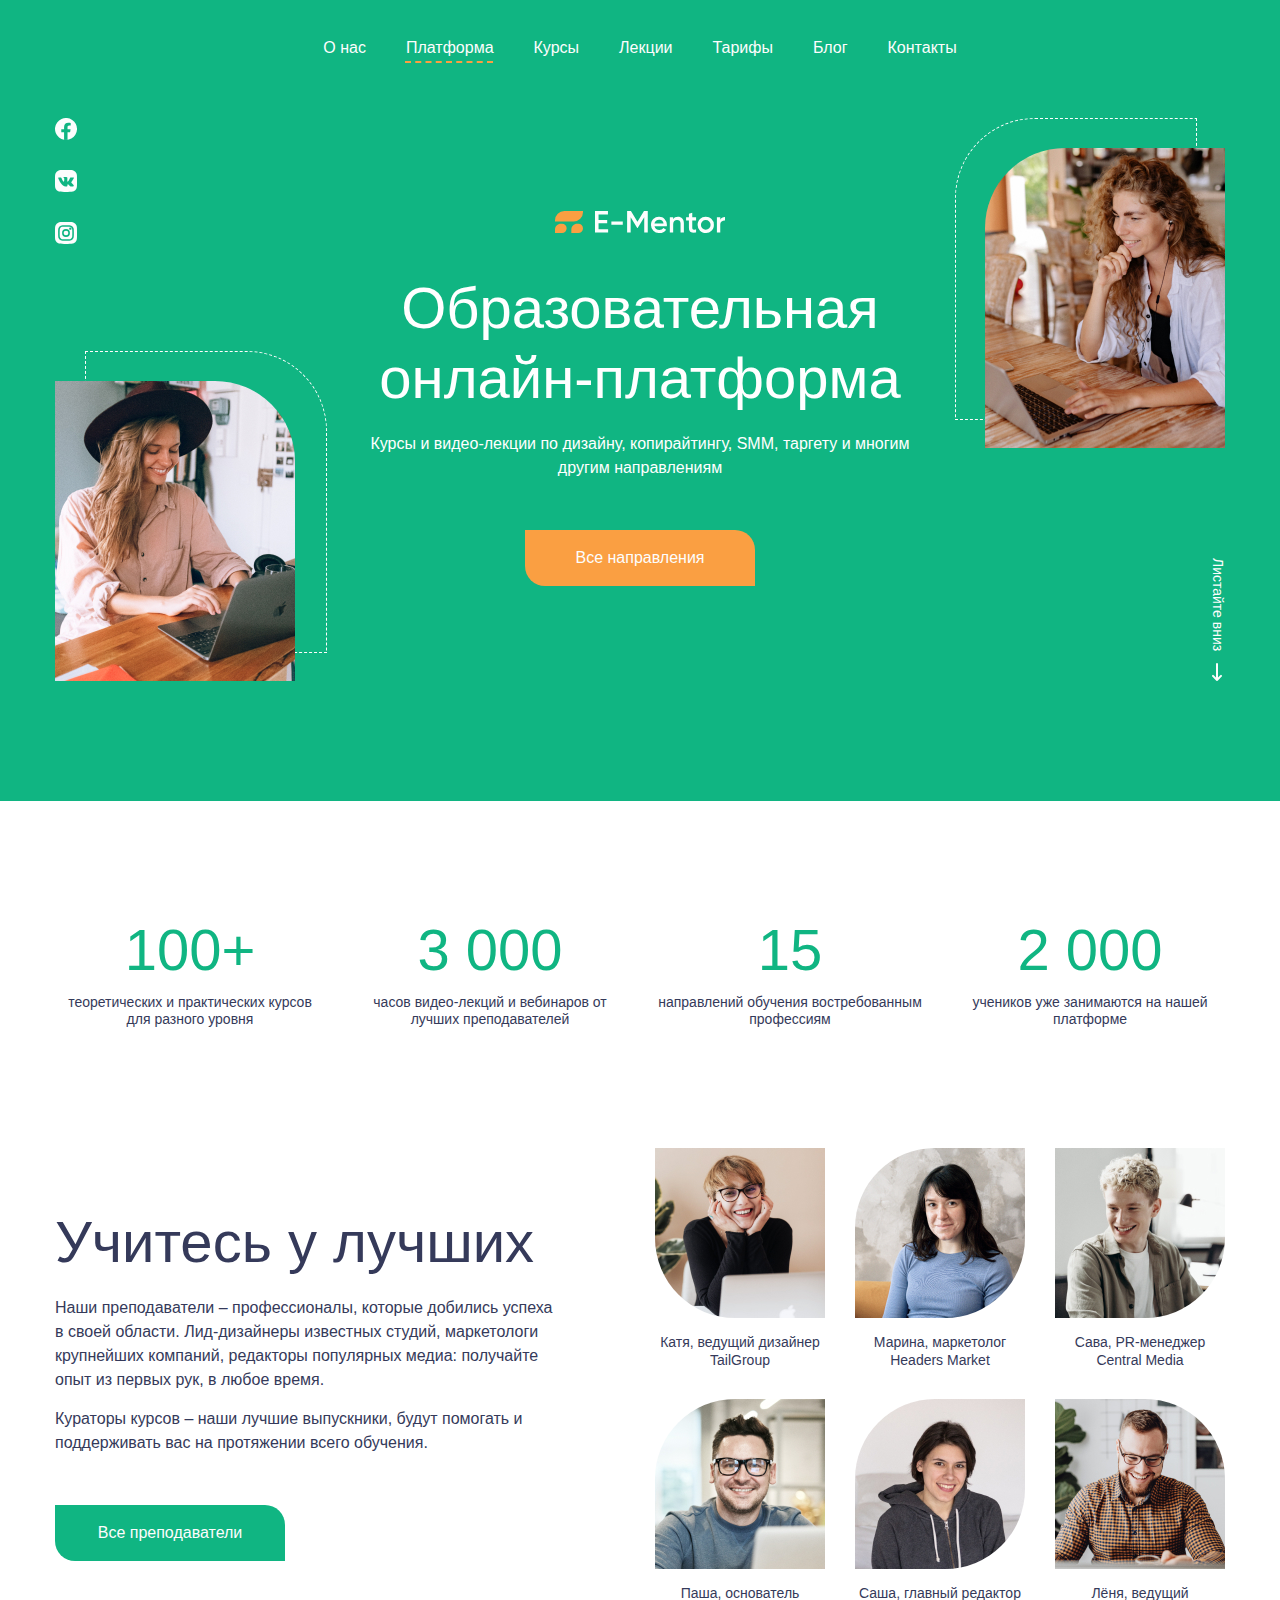
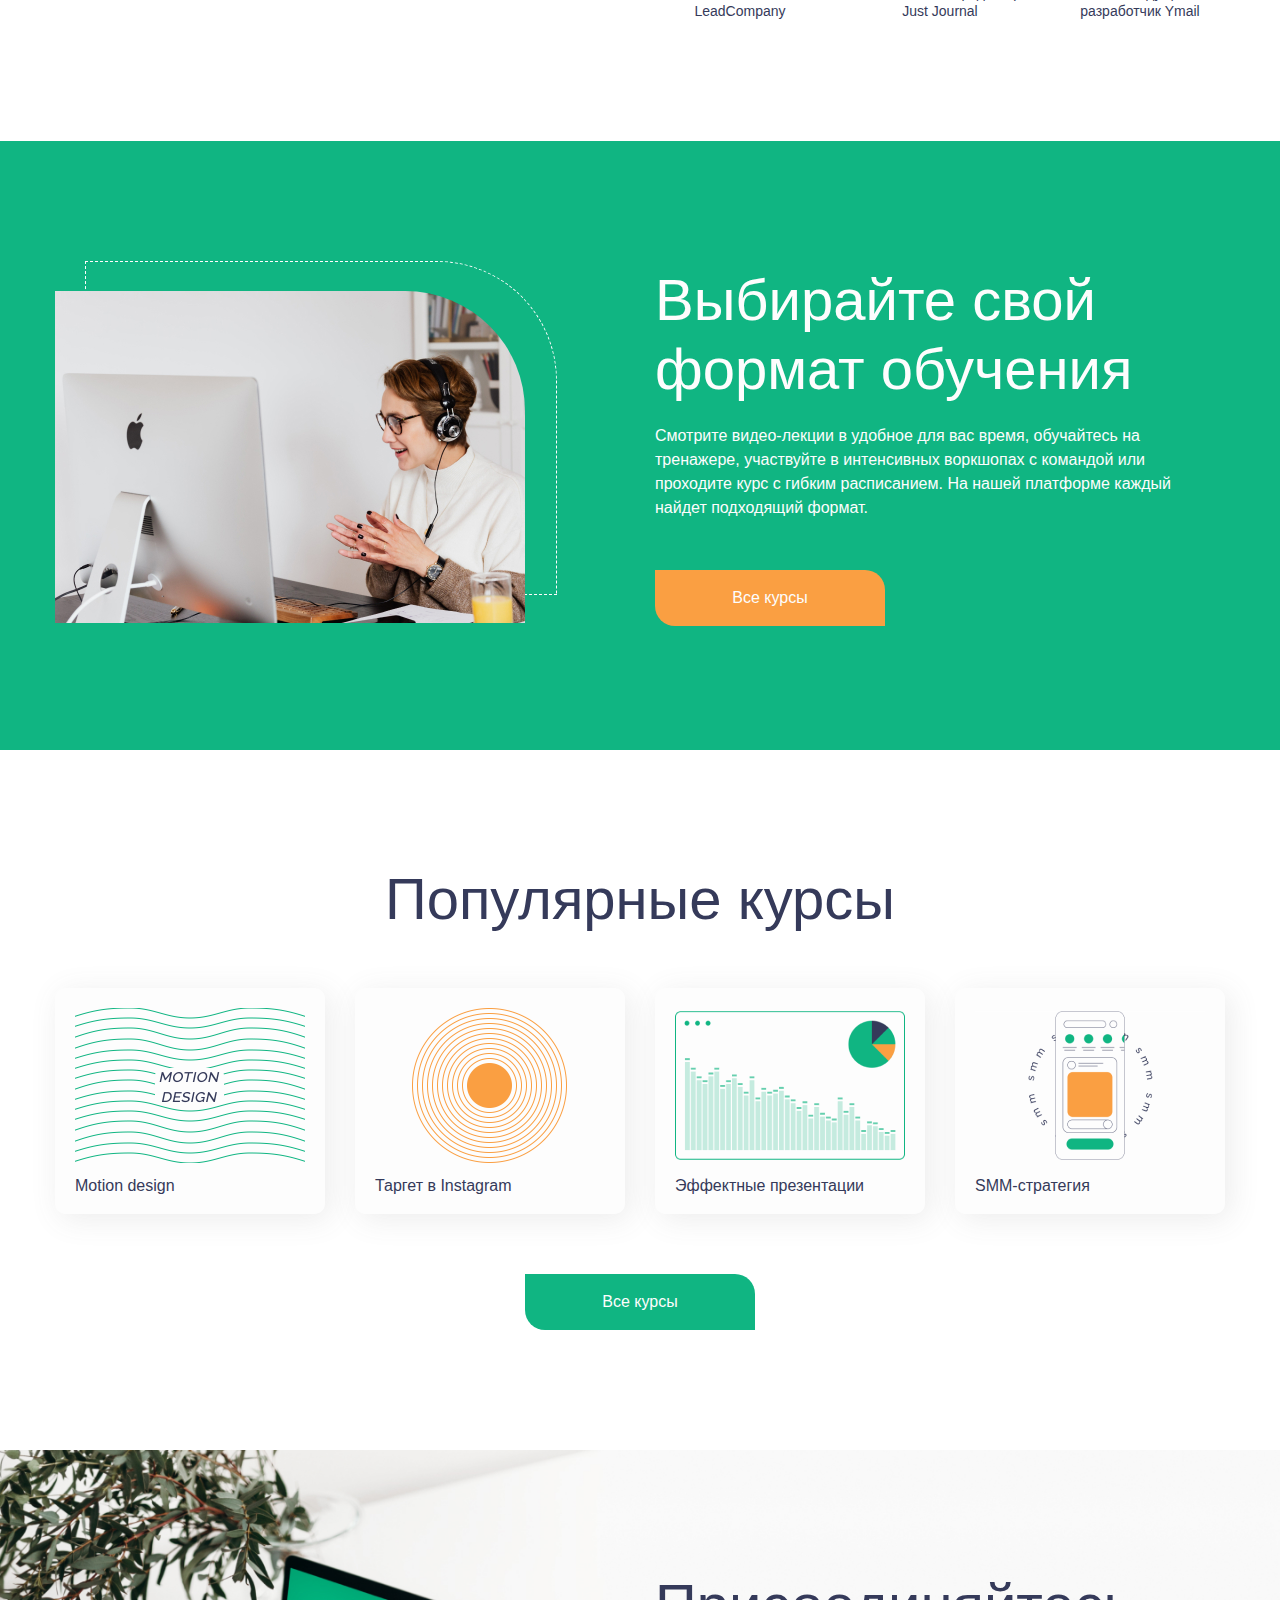
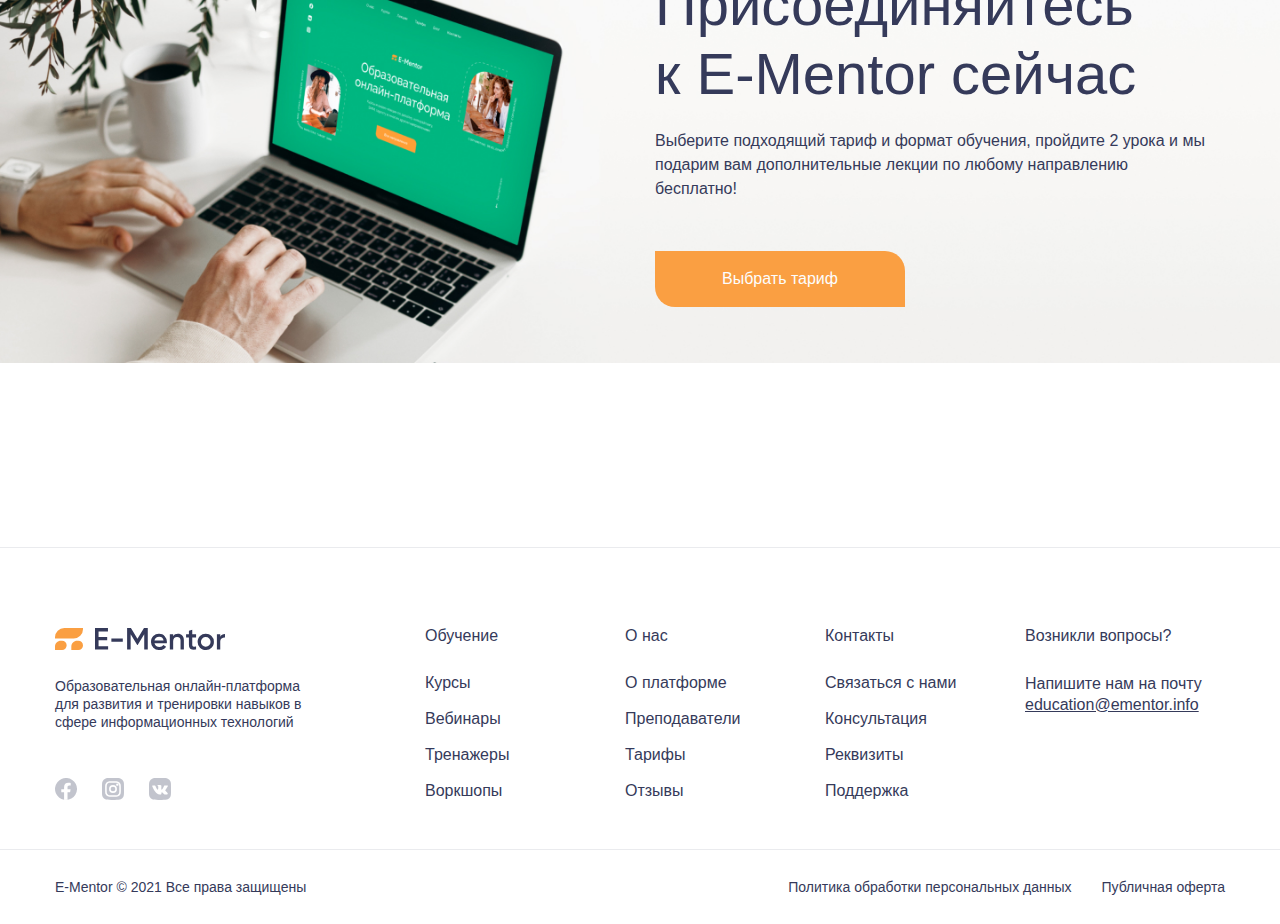
<file: index.html>
<!DOCTYPE html>
<html lang="en">

<head>
    <meta charset="UTF-8">
    <meta http-equiv="X-UA-Compatible" content="IE=edge">
    <meta name="viewport" content="width=device-width, initial-scale=1.0">
    <link rel="stylesheet" href="css/style.css">
    <title>E-mentor</title>
</head>

<body class="page">
    <header class="page__header page-header">
        <nav class="page__nav main-navigation main-navigation--vertical">
            <a class="main-navigation__logo logo logo--white">
                <svg class="logo__img" viewbox="0 0 170 22" xmlns="http://www.w3.org/2000/svg">
                    <path
                        d="M43.55 12.37v5.83h9.57v3.4H40V0h12.96v3.4h-9.41V9h8.64v3.36h-8.64zm24.24 1.45H56.37v-3.2h11.42v3.2zM88.98 0h3.8v21.6h-3.55V6.2l-6.57 10.86h-.44L75.65 6.17V21.6H72.1V0h3.83l6.5 10.8L88.99 0zm22.8 15.3H99.49c.25 1.16.8 2.05 1.67 2.69.89.64 1.98.96 3.27.96 1.75 0 3.08-.64 3.98-1.92l2.75 1.6c-1.5 2.25-3.75 3.37-6.76 3.37a8.35 8.35 0 01-6.08-2.28 7.9 7.9 0 01-2.31-5.83c0-2.29.76-4.21 2.28-5.77a7.77 7.77 0 015.86-2.35c2.25 0 4.1.8 5.56 2.38a8.2 8.2 0 012.2 5.77c0 .4-.05.87-.13 1.38zm-12.32-2.7h9.08a4.3 4.3 0 00-4.41-3.8c-1.24 0-2.27.34-3.1 1.02a4.6 4.6 0 00-1.57 2.78zm23.49-6.83c1.8 0 3.22.58 4.3 1.73 1.08 1.13 1.63 2.67 1.63 4.63v9.47h-3.34v-9.13c0-1.16-.3-2.04-.92-2.66a3.42 3.42 0 00-2.53-.92 3.7 3.7 0 00-2.87 1.14c-.7.74-1.05 1.84-1.05 3.3v8.27h-3.34V6.17h3.34v1.98c1.03-1.59 2.62-2.38 4.78-2.38zm18.13.4v3.21h-3.83v7.4c0 .64.14 1.1.43 1.4.29.26.71.42 1.27.46.57.02 1.28 0 2.13-.03v2.99c-2.55.3-4.39.1-5.5-.65-1.1-.76-1.66-2.15-1.66-4.16V9.38h-2.84v-3.2h2.84V2.83l3.33-.99v4.32h3.83zm15.44 13.49a7.85 7.85 0 01-5.77 2.34c-2.28 0-4.2-.78-5.77-2.34a7.86 7.86 0 01-2.38-5.78c0-2.26.8-4.18 2.38-5.76a7.85 7.85 0 015.77-2.35c2.28 0 4.2.78 5.77 2.35a7.86 7.86 0 012.38 5.77c0 2.26-.8 4.18-2.38 5.77zm-10.58-5.78a4.73 4.73 0 004.81 4.88 4.73 4.73 0 004.81-4.88 4.73 4.73 0 00-4.8-4.87 4.73 4.73 0 00-4.81 4.88zm19.31-7.71v2.6c.84-1.92 2.43-2.88 4.75-2.88V9.5a4.96 4.96 0 00-3.33.93c-.95.68-1.42 1.8-1.42 3.4v7.77h-3.34V6.17h3.34z" />
                    <path
                        d="M0 9.26A9.3 9.3 0 019.33 0H28v1.16a9.3 9.3 0 01-9.33 9.26H0V9.26zm0 9.27c0-3.2 2.61-5.8 5.83-5.8H7a4.65 4.65 0 014.67 4.64A4.65 4.65 0 017 22H0v-3.47zm16.33 0c0-3.2 2.62-5.8 5.84-5.8h1.16A4.65 4.65 0 0128 17.38 4.65 4.65 0 0123.33 22h-7v-3.47z"
                        fill="#FA9F42" />
                </svg>
            </a>
            <ul class="main-navigation__site-navigation site-navigation">
                <li class="site-navigation__item">
                    <a class="site-navigation__link" href="#">О нас</a>
                </li>
                <li class="site-navigation__item">
                    <a class="site-navigation__link site-navigation__link--active" href="#">Платформа</a>
                </li>
                <li class="site-navigation__item">
                    <a class="site-navigation__link" href="#">Курсы</a>
                </li>
                <li class="site-navigation__item">
                    <a class="site-navigation__link" href="#">Лекции</a>
                </li>
                <li class="site-navigation__item">
                    <a class="site-navigation__link" href="#">Тарифы</a>
                </li>
                <li class="site-navigation__item">
                    <a class="site-navigation__link" href="#">Блог</a>
                </li>
                <li class="site-navigation__item">
                    <a class="site-navigation__link" href="#">Контакты</a>
                </li>
            </ul>
        </nav>
    </header>
    <main class="page__content">
        <h1 class="visually-hidden">Главная страница сайта образовательной онлайн-платформы E-Mentor</h1>
        <section class="promo">
            <div class="container promo__cover">
                <div class="promo__img-cover-bottom-left promo__img-cover-bottom-left--cropping-top-right">
                    <img src="./img/picture-1.jpg" width="240" height="300" alt="Девушка сидит за ноутбуком">
                </div>
                <div class="promo__content offer offer--align-center">
                    <h2 class="offer__title">Образовательная онлайн-платформа</h2>
                    <p class="offer__description">Курсы и видео-лекции по дизайну, копирайтингу, SMM, таргету и многим
                        другим направлениям</p>
                    <button class="offer__button button button--accent" type="button">Все направления</button>
                </div>
                <div class="promo__img-cover-top-right promo__img-cover-top-right--cropping-top-left">
                    <img src="./img/picture-2.jpg" width="240" height="300" alt="Девушка в шляпе сидит за ноутбуком">
                </div>
                <ul class="promo__social social social--vertical">
                    <li class="social__item">
                        <a class="social__link" href="#">
                            <svg class="social__img social__img--light" viewBox="0 0 22 22" width="22" height="22px"
                                xmlns="http://www.w3.org/2000/svg">
                                <path fill-rule="evenodd" clip-rule="evenodd"
                                    d="M11 22a11 11 0 10-1.92-.17v.04A11.36 11.36 0 0011 22zm-.1 0c.56 0 1.1-.05 1.63-.13v-7.5h2.57l.49-3.11h-3.06V9.25c0-.85.42-1.68 1.8-1.68h1.38V4.92s-1.26-.2-2.46-.2c-2.52 0-4.17 1.48-4.17 4.17v2.37h-2.8v3.1h2.8v7.47c.6.1 1.2.16 1.82.17z" />
                            </svg>
                        </a>
                    </li>
                    <li class="social__item">
                        <a class="social__link" href="#">
                            <svg class="social__img social__img--light" viewBox="0 0 22 22" width="22" height="22px"
                                xmlns="http://www.w3.org/2000/svg">
                                <path fill-rule="evenodd" clip-rule="evenodd"
                                    d="M9.28 0h3.44c3.25 0 4.87 0 6.11.63a5.8 5.8 0 012.54 2.54C22 4.4 22 6.03 22 9.28v3.44c0 3.25 0 4.87-.63 6.11a5.8 5.8 0 01-2.54 2.54c-1.24.63-2.86.63-6.11.63H9.28c-3.25 0-4.87 0-6.11-.63a5.8 5.8 0 01-2.54-2.54C0 17.6 0 15.97 0 12.72V9.28c0-3.25 0-4.87.63-6.11A5.8 5.8 0 013.17.63C4.4 0 6.03 0 9.28 0zm7.05 12.14c-.1.23-.06.46.11.7l.7.73c.71.74 1.45 1.5 1.68 2.24.08.47-.3.64-.7.64l-2.09.04a.87.87 0 01-.46-.05c-.6-.2-1-.67-1.4-1.15-.25-.31-.5-.62-.82-.86-.15-.12-.34-.2-.52-.1-.42.21-.43.63-.44 1.05 0 .32-.01.64-.2.88-.23.27-.7.23-1.08.2h-.29c-3.91.13-6.47-5.48-7.64-8.38-.13-.4.09-.59.48-.59l2.24-.01a.7.7 0 01.56.43c.33.82 1.55 3.78 2.31 3.78s.57-3.02.31-3.58c-.14-.2-.37-.32-.7-.37-.07-.02-.05-.08.05-.21.34-.44 2.44-.57 3.37-.35.18.04.36.13.44.32.18.43.14 1.16.1 1.9-.06.9-.11 1.83.26 2.23.15.04.23.04.36-.06.96-.98 1.62-2.5 2.16-3.74a.46.46 0 01.36-.31h3.04c1 0-.45 2.06-1.44 3.46-.38.54-.69.98-.75 1.16z" />
                            </svg>
                        </a>
                    </li>
                    <li class="social__item">
                        <a class="social__link" href="#">
                            <svg class="social__img social__img--light" viewBox="0 0 22 22" width="22" height="22px"
                                xmlns="http://www.w3.org/2000/svg">
                                <path fill-rule="evenodd" clip-rule="evenodd"
                                    d="M.63 3.17C0 4.4 0 6.03 0 9.28v3.44c0 3.25 0 4.87.63 6.11a5.8 5.8 0 002.54 2.54C4.4 22 6.03 22 9.28 22h3.44c3.25 0 4.87 0 6.11-.63a5.8 5.8 0 002.54-2.54c.63-1.24.63-2.86.63-6.11V9.28c0-3.25 0-4.87-.63-6.11A5.8 5.8 0 0018.83.63C17.6 0 15.97 0 12.72 0H9.28C6.03 0 4.41 0 3.17.63A5.8 5.8 0 00.63 3.17zM11 14.93a3.93 3.93 0 100-7.86 3.93 3.93 0 000 7.86zM13.36 11a2.36 2.36 0 11-4.72 0 2.36 2.36 0 014.72 0zm-9.7-5.28c-.52 1-.52 2.33-.52 4.97v.62c0 2.64 0 3.96.52 4.97.45.89 1.17 1.61 2.06 2.06 1 .52 2.33.52 4.97.52h.62c2.64 0 3.96 0 4.97-.52a4.71 4.71 0 002.06-2.06c.52-1 .52-2.33.52-4.97v-.62c0-2.64 0-3.96-.52-4.97a4.71 4.71 0 00-2.06-2.06c-1-.52-2.33-.52-4.97-.52h-.62c-2.64 0-3.96 0-4.97.52a4.71 4.71 0 00-2.06 2.06zm7.03-1h.62c1.35 0 2.27 0 2.97.05a3.4 3.4 0 011.29.29c.6.3 1.07.78 1.37 1.37.13.25.23.6.29 1.29.05.7.06 1.62.06 2.97v.62c0 1.35 0 2.27-.06 2.97a3.4 3.4 0 01-.29 1.29c-.3.6-.78 1.07-1.37 1.37-.25.13-.6.23-1.29.29-.7.05-1.62.06-2.97.06h-.62c-1.35 0-2.27 0-2.97-.06a3.4 3.4 0 01-1.29-.29c-.6-.3-1.07-.78-1.37-1.37a3.4 3.4 0 01-.29-1.29c-.05-.7-.06-1.62-.06-2.97v-.62c0-1.35 0-2.27.06-2.97a3.4 3.4 0 01.29-1.29c.3-.6.78-1.07 1.37-1.37.25-.13.6-.23 1.29-.29.7-.05 1.62-.06 2.97-.06zm5.81 1.96a1.18 1.18 0 11-2.36 0 1.18 1.18 0 012.36 0z" />
                            </svg>
                        </a>
                    </li>
                </ul>
                <a class="promo__link-down" href="#">Листайте вниз</a>
            </div>
        </section>
        <section class="about container">
            <dl class="about__statistics statistics">
                <div class="statistics__item">
                    <dt class="statistics__indicator">100+</dt>
                    <dd class="statistics__description">теоретических и практических курсов для разного уровня</dd>
                </div>
                <div class="statistics__item">
                    <dt class="statistics__indicator">3 000</dt>
                    <dd class="statistics__description">часов видео-лекций и вебинаров от лучших преподавателей</dd>
                </div>
                <div class="statistics__item">
                    <dt class="statistics__indicator">15</dt>
                    <dd class="statistics__description">направлений обучения востребованным профессиям</dd>
                </div>
                <div class="statistics__item">
                    <dt class="statistics__indicator">2 000</dt>
                    <dd class="statistics__description">учеников уже занимаются на нашей платформе</dd>
                </div>
            </dl>
            <div class="about__teachers teachers">
                <div class="teachers__description-column offer">
                    <h2 class="offer__title">Учитесь у лучших</h2>
                    <p class="offer__description">Наши преподаватели – профессионалы, которые добились успеха в своей
                        области. Лид-дизайнеры известных студий, маркетологи крупнейших компаний, редакторы популярных
                        медиа: получайте опыт из первых рук, в любое время.</p>
                    <p class="offer__description">Кураторы курсов – наши лучшие выпускники, будут помогать и
                        поддерживать
                        вас на протяжении всего обучения.</p>
                    <button class="offer__button button" type="button">Все преподаватели</button>
                </div>
                <div class="teachers__img-column">
                    <figure class="teachers__card">
                        <img class="teachers__img teachers__img--cropping-bottom-left" src="img/photo-1.jpg" alt=""
                            width="170" height="170">
                        <figcaption class="teachers__caption">Катя, ведущий дизайнер TailGroup</figcaption>
                    </figure>
                    <figure class="teachers__card">
                        <img class="teachers__img teachers__img--cropping-top-left teachers__img--cropping-bottom-right"
                            src="img/photo-2.jpg" alt="" width="170" height="170">
                        <figcaption class="teachers__caption">Марина, маркетолог Headers Market</figcaption>
                    </figure>
                    <figure class="teachers__card">
                        <img class="teachers__img teachers__img--cropping-bottom-right" src="img/photo-3.jpg" alt=""
                            width="170" height="170">
                        <figcaption class="teachers__caption">Сава, PR-менеджер Central Media</figcaption>
                    </figure>
                    <figure class="teachers__card">
                        <img class="teachers__img teachers__img--cropping-top-left" src="img/photo-4.jpg" alt=""
                            width="170" height="170">
                        <figcaption class="teachers__caption">Паша, основатель LeadCompany</figcaption>
                    </figure>
                    <figure class="teachers__card">
                        <img class="teachers__img teachers__img--cropping-top-left teachers__img--cropping-bottom-right"
                            src="img/photo-5.jpg" alt="" width="170" height="170">
                        <figcaption class="teachers__caption">Саша, главный редактор Just Journal</figcaption>
                    </figure>
                    <figure class="teachers__card">
                        <img class="teachers__img teachers__img--cropping-top-right" src="img/photo-6.jpg" alt=""
                            width="170" height="170">
                        <figcaption class="teachers__caption">Лёня, ведущий разработчик Ymail</figcaption>
                    </figure>
                </div>
            </div>
        </section>
        <section class="benefit benefit--reverse">
            <div class="benefit__content container">
              <div class="benefit__description-column offer">
                <h2 class="offer__title">Выбирайте свой формат обучения</h2>
                <p class="offer__description">Смотрите видео-лекции в удобное для вас время, обучайтесь на тренажере, участвуйте в интенсивных воркшопах с командой или проходите курс с гибким расписанием. На нашей платформе каждый найдет подходящий формат.</p>
                <button class="offer__button button button--accent" type="button">Все курсы</button>
              </div>
              <div class="benefit__img-column">
                <div class="benefit__img benefit__img--cropping-top-right">
                  <img src="img/photo.jpg" width="470" height="332" alt="">
                </div>
              </div>
            </div>
          </section>
          <section class="courses container">
            <h2 class="courses__title">Популярные курсы</h2>
            <ul class="courses__list">
              <li class="courses__item">
                <a class="courses__link" href="motion-design.html">
                  <h3 class="courses__item-title">Motion design</h3>
                  <img class="courses__img" src="img/motion-design.png" width="230" height="155" alt="">
                </a>
              </li>
              <li class="courses__item">
                <a class="courses__link" href="#">
                  <h3 class="courses__item-title">Таргет в Instagram</h3>
                  <img class="courses__img" src="img/target.png" width="230" height="155" alt="">
                </a>
              </li>
              <li class="courses__item">
                <a class="courses__link" href="#">
                  <h3 class="courses__item-title">Эффектные презентации</h3>
                  <img class="courses__img" src="img/presentation.png" width="230" height="155" alt="">
                </a>
              </li>
              <li class="courses__item">
                <a class="courses__link" href="#">
                  <h3 class="courses__item-title">SMM-стратегия</h3>
                  <img class="courses__img" src="img/smm.png" width="230" height="155" alt="">
                </a>
              </li>
            </ul>
            <button class="courses__button button" type="button">Все курсы</button>
          </section>
    </main>
    <aside class="page__aside aside">
        <div class="banner">
          <div class="container">
            <div class="banner__content">
              <div class="offer">
                <h2 class="offer__title">Присоединяйтесь к E-Mentor сейчас</h2>
                <p class="offer__description">Выберите подходящий тариф и формат обучения, пройдите 2 урока и мы подарим вам дополнительные лекции по любому направлению бесплатно!</p>
                <a class="offer__button button button--accent" href="#">Выбрать тариф</a>
              </div>
            </div>
          </div>
          <img class="banner__cover" src="img/bg-aside.jpg" width="1440" height="578" alt="Экран ноутбука и руки человека">
        </div>
      </aside>
      <footer class="page__footer page-footer">
        <div class="page-footer__border">
          <div class="container page-footer__row">
            <div class="page-footer__column">
              <a class="page-footer__logo logo" href="#">
                <svg class="logo__img" viewBox="0 0 170 22" xmlns="http://www.w3.org/2000/svg"><path d="M43.55 12.37v5.83h9.57v3.4H40V0h12.96v3.4h-9.41V9h8.64v3.36h-8.64zm24.24 1.45H56.37v-3.2h11.42v3.2zM88.98 0h3.8v21.6h-3.55V6.2l-6.57 10.86h-.44L75.65 6.17V21.6H72.1V0h3.83l6.5 10.8L88.99 0zm22.8 15.3H99.49c.25 1.16.8 2.05 1.67 2.69.89.64 1.98.96 3.27.96 1.75 0 3.08-.64 3.98-1.92l2.75 1.6c-1.5 2.25-3.75 3.37-6.76 3.37a8.35 8.35 0 01-6.08-2.28 7.9 7.9 0 01-2.31-5.83c0-2.29.76-4.21 2.28-5.77a7.77 7.77 0 015.86-2.35c2.25 0 4.1.8 5.56 2.38a8.2 8.2 0 012.2 5.77c0 .4-.05.87-.13 1.38zm-12.32-2.7h9.08a4.3 4.3 0 00-4.41-3.8c-1.24 0-2.27.34-3.1 1.02a4.6 4.6 0 00-1.57 2.78zm23.49-6.83c1.8 0 3.22.58 4.3 1.73 1.08 1.13 1.63 2.67 1.63 4.63v9.47h-3.34v-9.13c0-1.16-.3-2.04-.92-2.66a3.42 3.42 0 00-2.53-.92 3.7 3.7 0 00-2.87 1.14c-.7.74-1.05 1.84-1.05 3.3v8.27h-3.34V6.17h3.34v1.98c1.03-1.59 2.62-2.38 4.78-2.38zm18.13.4v3.21h-3.83v7.4c0 .64.14 1.1.43 1.4.29.26.71.42 1.27.46.57.02 1.28 0 2.13-.03v2.99c-2.55.3-4.39.1-5.5-.65-1.1-.76-1.66-2.15-1.66-4.16V9.38h-2.84v-3.2h2.84V2.83l3.33-.99v4.32h3.83zm15.44 13.49a7.85 7.85 0 01-5.77 2.34c-2.28 0-4.2-.78-5.77-2.34a7.86 7.86 0 01-2.38-5.78c0-2.26.8-4.18 2.38-5.76a7.85 7.85 0 015.77-2.35c2.28 0 4.2.78 5.77 2.35a7.86 7.86 0 012.38 5.77c0 2.26-.8 4.18-2.38 5.77zm-10.58-5.78a4.73 4.73 0 004.81 4.88 4.73 4.73 0 004.81-4.88 4.73 4.73 0 00-4.8-4.87 4.73 4.73 0 00-4.81 4.88zm19.31-7.71v2.6c.84-1.92 2.43-2.88 4.75-2.88V9.5a4.96 4.96 0 00-3.33.93c-.95.68-1.42 1.8-1.42 3.4v7.77h-3.34V6.17h3.34z"/><path d="M0 9.26A9.3 9.3 0 019.33 0H28v1.16a9.3 9.3 0 01-9.33 9.26H0V9.26zm0 9.27c0-3.2 2.61-5.8 5.83-5.8H7a4.65 4.65 0 014.67 4.64A4.65 4.65 0 017 22H0v-3.47zm16.33 0c0-3.2 2.62-5.8 5.84-5.8h1.16A4.65 4.65 0 0128 17.38 4.65 4.65 0 0123.33 22h-7v-3.47z" fill="#FA9F42"/></svg>
              </a>
              <p class="page-footer__description">Образовательная онлайн-платформа для развития и тренировки навыков в сфере информационных технологий</p>
              <ul class="page-footer__social social">
                <li class="social__item">
                  <a class="social__link" href="#">
                    <svg class="social__img" viewBox="0 0 22 22" width="22" height="22px" xmlns="http://www.w3.org/2000/svg"><path fill-rule="evenodd" clip-rule="evenodd" d="M11 22a11 11 0 10-1.92-.17v.04A11.36 11.36 0 0011 22zm-.1 0c.56 0 1.1-.05 1.63-.13v-7.5h2.57l.49-3.11h-3.06V9.25c0-.85.42-1.68 1.8-1.68h1.38V4.92s-1.26-.2-2.46-.2c-2.52 0-4.17 1.48-4.17 4.17v2.37h-2.8v3.1h2.8v7.47c.6.1 1.2.16 1.82.17z" /></svg>
                  </a>
                </li>
                <li class="social__item">
                  <a class="social__link" href="#">
                    <svg class="social__img" viewBox="0 0 22 22" width="22" height="22px" xmlns="http://www.w3.org/2000/svg"><path fill-rule="evenodd" clip-rule="evenodd" d="M.63 3.17C0 4.4 0 6.03 0 9.28v3.44c0 3.25 0 4.87.63 6.11a5.8 5.8 0 002.54 2.54C4.4 22 6.03 22 9.28 22h3.44c3.25 0 4.87 0 6.11-.63a5.8 5.8 0 002.54-2.54c.63-1.24.63-2.86.63-6.11V9.28c0-3.25 0-4.87-.63-6.11A5.8 5.8 0 0018.83.63C17.6 0 15.97 0 12.72 0H9.28C6.03 0 4.41 0 3.17.63A5.8 5.8 0 00.63 3.17zM11 14.93a3.93 3.93 0 100-7.86 3.93 3.93 0 000 7.86zM13.36 11a2.36 2.36 0 11-4.72 0 2.36 2.36 0 014.72 0zm-9.7-5.28c-.52 1-.52 2.33-.52 4.97v.62c0 2.64 0 3.96.52 4.97.45.89 1.17 1.61 2.06 2.06 1 .52 2.33.52 4.97.52h.62c2.64 0 3.96 0 4.97-.52a4.71 4.71 0 002.06-2.06c.52-1 .52-2.33.52-4.97v-.62c0-2.64 0-3.96-.52-4.97a4.71 4.71 0 00-2.06-2.06c-1-.52-2.33-.52-4.97-.52h-.62c-2.64 0-3.96 0-4.97.52a4.71 4.71 0 00-2.06 2.06zm7.03-1h.62c1.35 0 2.27 0 2.97.05a3.4 3.4 0 011.29.29c.6.3 1.07.78 1.37 1.37.13.25.23.6.29 1.29.05.7.06 1.62.06 2.97v.62c0 1.35 0 2.27-.06 2.97a3.4 3.4 0 01-.29 1.29c-.3.6-.78 1.07-1.37 1.37-.25.13-.6.23-1.29.29-.7.05-1.62.06-2.97.06h-.62c-1.35 0-2.27 0-2.97-.06a3.4 3.4 0 01-1.29-.29c-.6-.3-1.07-.78-1.37-1.37a3.4 3.4 0 01-.29-1.29c-.05-.7-.06-1.62-.06-2.97v-.62c0-1.35 0-2.27.06-2.97a3.4 3.4 0 01.29-1.29c.3-.6.78-1.07 1.37-1.37.25-.13.6-.23 1.29-.29.7-.05 1.62-.06 2.97-.06zm5.81 1.96a1.18 1.18 0 11-2.36 0 1.18 1.18 0 012.36 0z" /></svg>
                  </a>
                </li>
                <li class="social__item">
                  <a class="social__link" href="#">
                    <svg class="social__img" viewBox="0 0 22 22" width="22" height="22px" xmlns="http://www.w3.org/2000/svg"><path fill-rule="evenodd" clip-rule="evenodd" d="M9.28 0h3.44c3.25 0 4.87 0 6.11.63a5.8 5.8 0 012.54 2.54C22 4.4 22 6.03 22 9.28v3.44c0 3.25 0 4.87-.63 6.11a5.8 5.8 0 01-2.54 2.54c-1.24.63-2.86.63-6.11.63H9.28c-3.25 0-4.87 0-6.11-.63a5.8 5.8 0 01-2.54-2.54C0 17.6 0 15.97 0 12.72V9.28c0-3.25 0-4.87.63-6.11A5.8 5.8 0 013.17.63C4.4 0 6.03 0 9.28 0zm7.05 12.14c-.1.23-.06.46.11.7l.7.73c.71.74 1.45 1.5 1.68 2.24.08.47-.3.64-.7.64l-2.09.04a.87.87 0 01-.46-.05c-.6-.2-1-.67-1.4-1.15-.25-.31-.5-.62-.82-.86-.15-.12-.34-.2-.52-.1-.42.21-.43.63-.44 1.05 0 .32-.01.64-.2.88-.23.27-.7.23-1.08.2h-.29c-3.91.13-6.47-5.48-7.64-8.38-.13-.4.09-.59.48-.59l2.24-.01a.7.7 0 01.56.43c.33.82 1.55 3.78 2.31 3.78s.57-3.02.31-3.58c-.14-.2-.37-.32-.7-.37-.07-.02-.05-.08.05-.21.34-.44 2.44-.57 3.37-.35.18.04.36.13.44.32.18.43.14 1.16.1 1.9-.06.9-.11 1.83.26 2.23.15.04.23.04.36-.06.96-.98 1.62-2.5 2.16-3.74a.46.46 0 01.36-.31h3.04c1 0-.45 2.06-1.44 3.46-.38.54-.69.98-.75 1.16z" /></svg>
                  </a>
                </li>
              </ul>
            </div>
            <div class="page-footer__column">
              <div class="page-footer__navigation service-navigation">
                <div class="service-navigation__column">
                  <h2 class="service-navigation__category">Обучение</h2>
                  <ul class="service-navigation__list">
                    <li class="service-navigation__item">
                      <a class="service-navigation__link" href="#">Курсы</a>
                    </li>
                    <li class="service-navigation__item">
                      <a class="service-navigation__link" href="#">Вебинары</a>
                    </li>
                    <li class="service-navigation__item">
                      <a class="service-navigation__link" href="#">Тренажеры</a>
                    </li>
                    <li class="service-navigation__item">
                      <a class="service-navigation__link" href="#">Воркшопы</a>
                    </li>
                  </ul>
                </div>
                <div class="service-navigation__column">
                  <h2 class="service-navigation__category">О нас</h2>
                  <ul  class="service-navigation__list">
                    <li class="service-navigation__item">
                      <a class="service-navigation__link" href="#">О платформе</a>
                    </li>
                    <li class="service-navigation__item">
                      <a class="service-navigation__link" href="#">Преподаватели</a>
                    </li>
                    <li class="service-navigation__item">
                      <a class="service-navigation__link" href="#">Тарифы</a>
                    </li>
                    <li class="service-navigation__item">
                      <a class="service-navigation__link" href="#">Отзывы</a>
                    </li>
                  </ul>
                </div>
                <div class="service-navigation__column">
                  <h2 class="service-navigation__category">Контакты</h2>
                  <ul  class="service-navigation__list">
                    <li class="service-navigation__item">
                      <a class="service-navigation__link" href="#">Связаться с нами</a>
                    </li>
                    <li class="service-navigation__item">
                      <a class="service-navigation__link" href="#">Консультация</a>
                    </li>
                    <li class="service-navigation__item">
                      <a class="service-navigation__link" href="#">Реквизиты</a>
                    </li>
                    <li class="service-navigation__item">
                      <a class="service-navigation__link" href="#">Поддержка</a>
                    </li>
                  </ul>
                </div>
              </div>
            </div>
            <div class="page-footer__column">
              <div class="page-footer__contact contact">
                <h2 class="contact__title">Возникли вопросы?</h2>
                <p class="contact__content">Напишите нам на почту <a class="contact__link contact__link--underline" href="mailto:education@ementor.info">education@ementor.info</a></p>
              </div>
            </div>
          </div>
        </div>
        <div class="page-footer__border">
          <div class="container page-footer__row">
            <p class="page-footer__copyright">E-Mentor © 2021 Все права защищены</p>
            <a class="page-footer__policy page-footer__link" href="#">Политика обработки персональных данных</a>
            <a class="page-footer__offer page-footer__link" href="#">Публичная оферта</a>
          </div>
        </div>
      </footer>
</body>

</html>
</file>
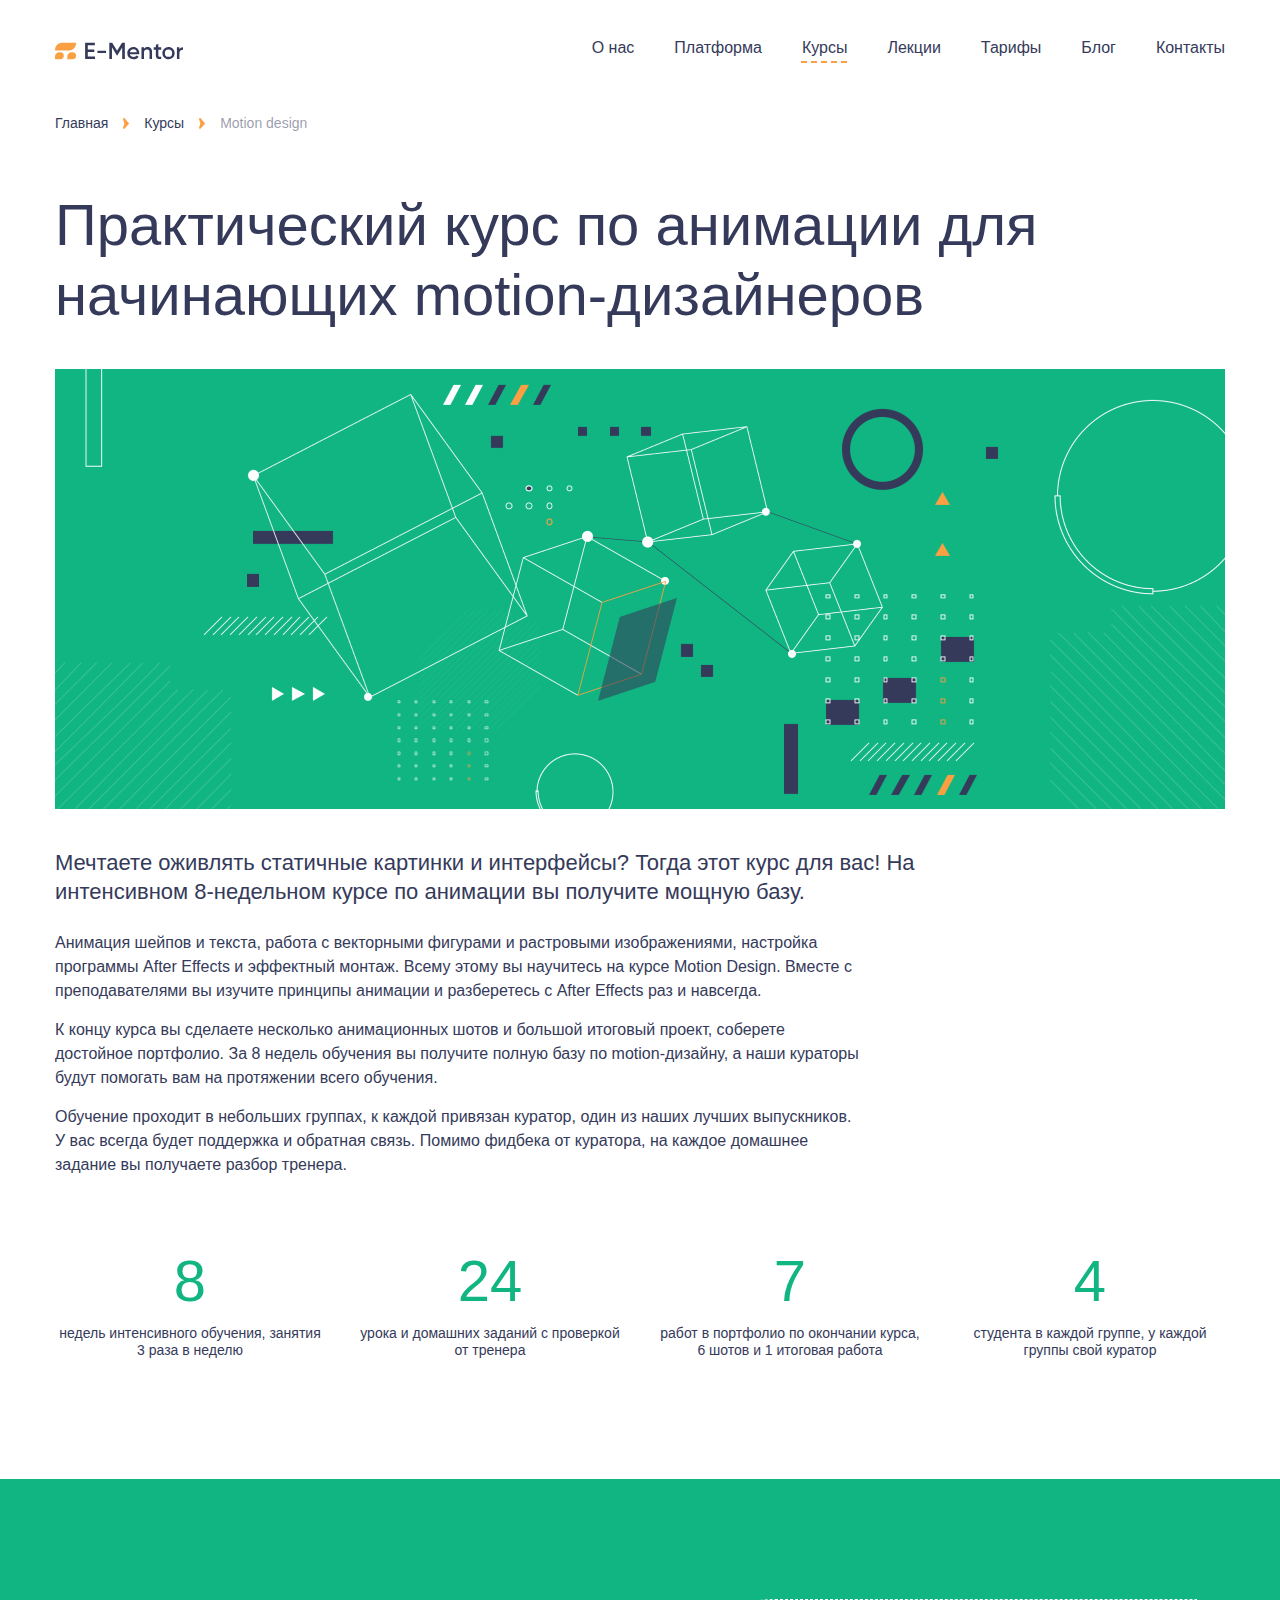
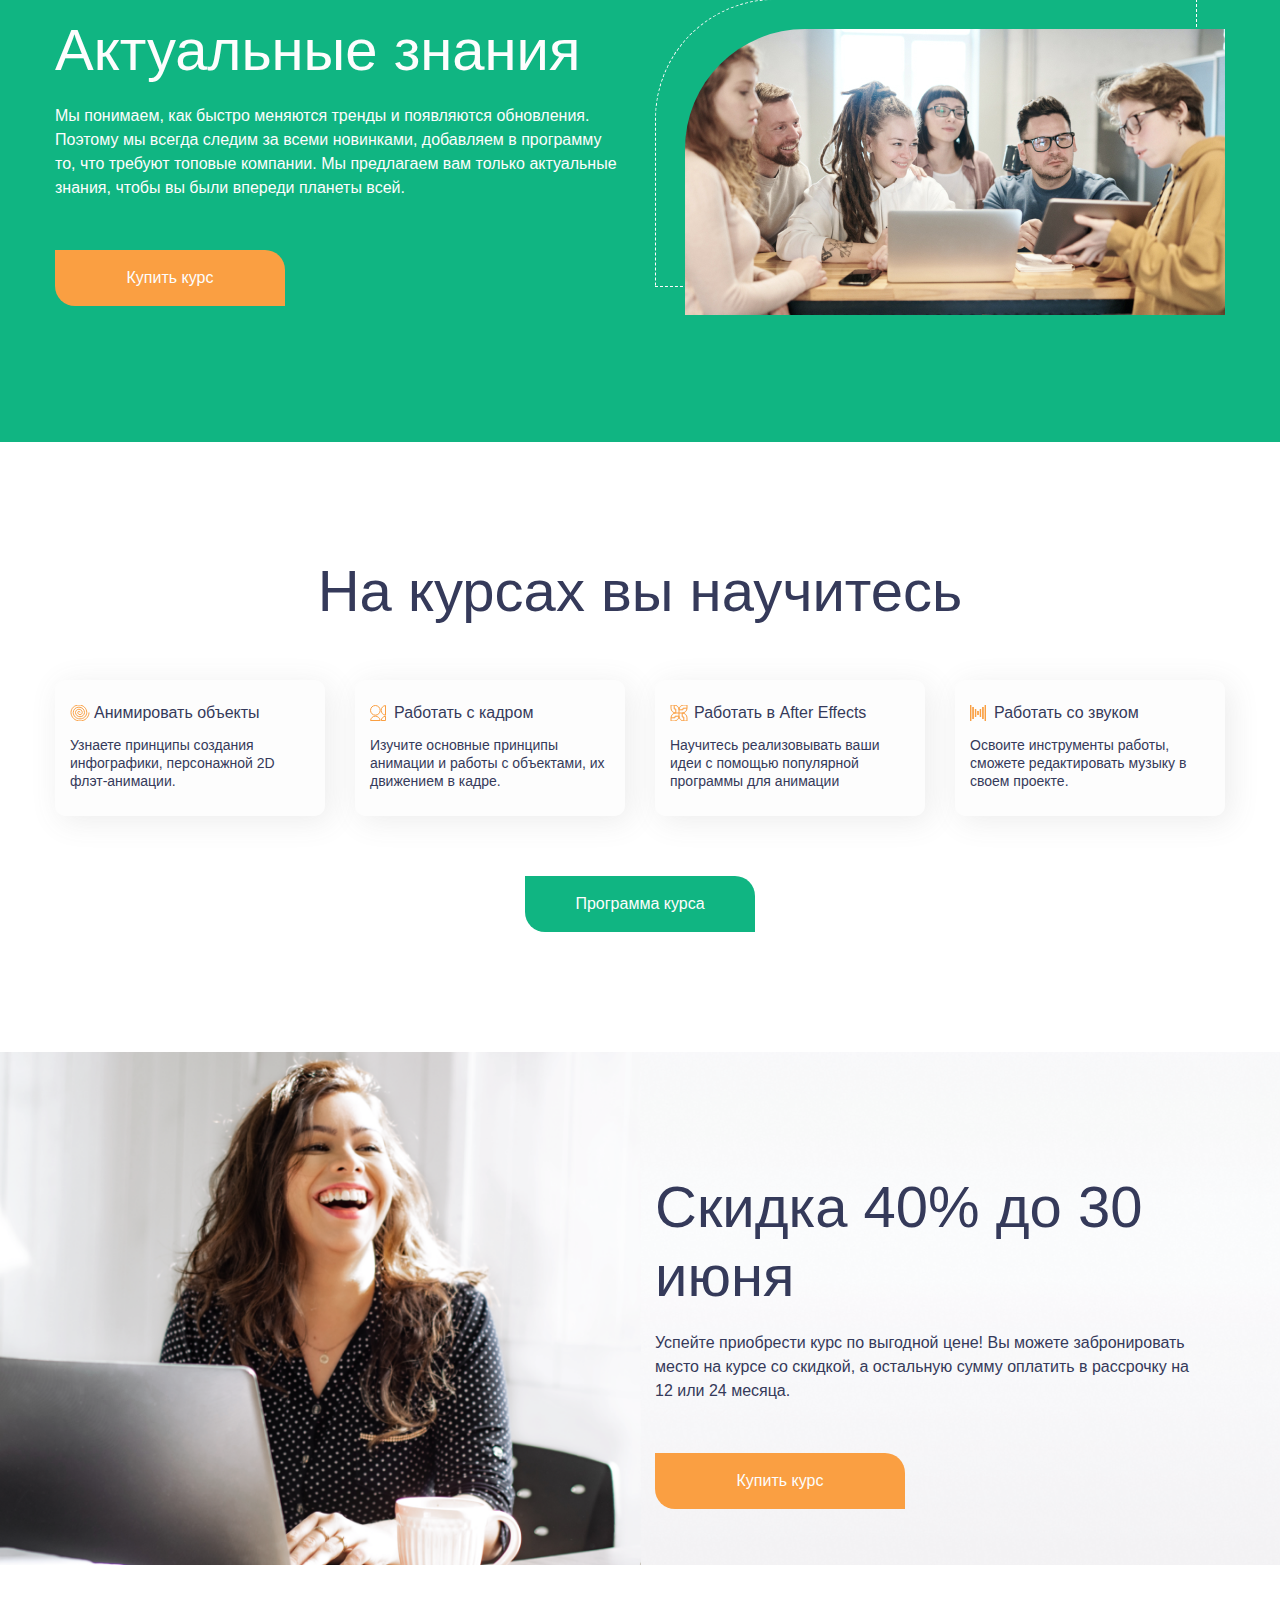
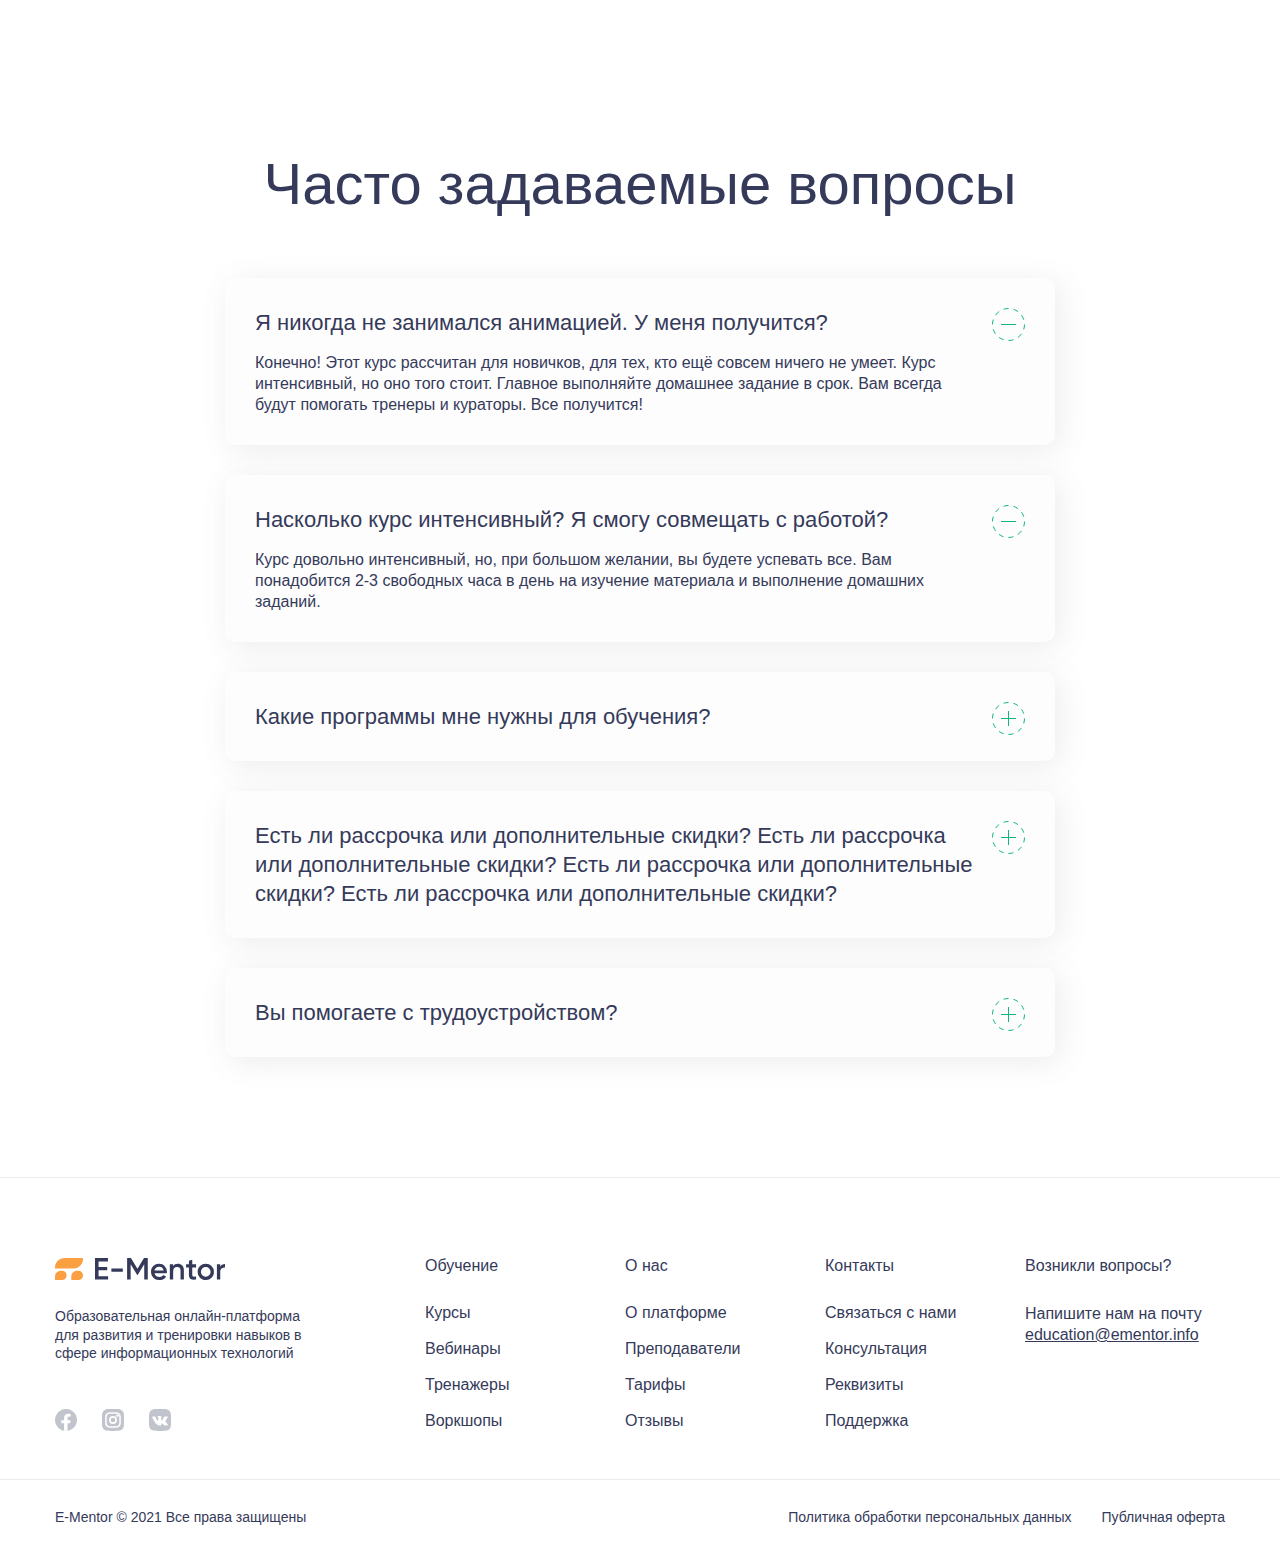
<file: motion-design.html>
<!DOCTYPE html>
<html lang="ru">
  <head>
    <meta charset="utf-8" />
    <meta name="viewport" content="width=device-width, initial-scale=1" />
    <link rel="stylesheet" href="css/style.css" />
    <title>E-Mentor. Курс Motion design</title>
  </head>

  <body class="page page--inner">
    <header class="page__header page-header">
      <nav class="container main-navigation">
        <a
          class="main-navigation__logo logo logo--size-small"
          href="index.html"
        >
          <svg
            class="logo__img"
            viewBox="0 0 170 22"
            xmlns="http://www.w3.org/2000/svg"
          >
            <path
              d="M43.55 12.37v5.83h9.57v3.4H40V0h12.96v3.4h-9.41V9h8.64v3.36h-8.64zm24.24 1.45H56.37v-3.2h11.42v3.2zM88.98 0h3.8v21.6h-3.55V6.2l-6.57 10.86h-.44L75.65 6.17V21.6H72.1V0h3.83l6.5 10.8L88.99 0zm22.8 15.3H99.49c.25 1.16.8 2.05 1.67 2.69.89.64 1.98.96 3.27.96 1.75 0 3.08-.64 3.98-1.92l2.75 1.6c-1.5 2.25-3.75 3.37-6.76 3.37a8.35 8.35 0 01-6.08-2.28 7.9 7.9 0 01-2.31-5.83c0-2.29.76-4.21 2.28-5.77a7.77 7.77 0 015.86-2.35c2.25 0 4.1.8 5.56 2.38a8.2 8.2 0 012.2 5.77c0 .4-.05.87-.13 1.38zm-12.32-2.7h9.08a4.3 4.3 0 00-4.41-3.8c-1.24 0-2.27.34-3.1 1.02a4.6 4.6 0 00-1.57 2.78zm23.49-6.83c1.8 0 3.22.58 4.3 1.73 1.08 1.13 1.63 2.67 1.63 4.63v9.47h-3.34v-9.13c0-1.16-.3-2.04-.92-2.66a3.42 3.42 0 00-2.53-.92 3.7 3.7 0 00-2.87 1.14c-.7.74-1.05 1.84-1.05 3.3v8.27h-3.34V6.17h3.34v1.98c1.03-1.59 2.62-2.38 4.78-2.38zm18.13.4v3.21h-3.83v7.4c0 .64.14 1.1.43 1.4.29.26.71.42 1.27.46.57.02 1.28 0 2.13-.03v2.99c-2.55.3-4.39.1-5.5-.65-1.1-.76-1.66-2.15-1.66-4.16V9.38h-2.84v-3.2h2.84V2.83l3.33-.99v4.32h3.83zm15.44 13.49a7.85 7.85 0 01-5.77 2.34c-2.28 0-4.2-.78-5.77-2.34a7.86 7.86 0 01-2.38-5.78c0-2.26.8-4.18 2.38-5.76a7.85 7.85 0 015.77-2.35c2.28 0 4.2.78 5.77 2.35a7.86 7.86 0 012.38 5.77c0 2.26-.8 4.18-2.38 5.77zm-10.58-5.78a4.73 4.73 0 004.81 4.88 4.73 4.73 0 004.81-4.88 4.73 4.73 0 00-4.8-4.87 4.73 4.73 0 00-4.81 4.88zm19.31-7.71v2.6c.84-1.92 2.43-2.88 4.75-2.88V9.5a4.96 4.96 0 00-3.33.93c-.95.68-1.42 1.8-1.42 3.4v7.77h-3.34V6.17h3.34z"
            />
            <path
              d="M0 9.26A9.3 9.3 0 019.33 0H28v1.16a9.3 9.3 0 01-9.33 9.26H0V9.26zm0 9.27c0-3.2 2.61-5.8 5.83-5.8H7a4.65 4.65 0 014.67 4.64A4.65 4.65 0 017 22H0v-3.47zm16.33 0c0-3.2 2.62-5.8 5.84-5.8h1.16A4.65 4.65 0 0128 17.38 4.65 4.65 0 0123.33 22h-7v-3.47z"
              fill="#FA9F42"
            />
          </svg>
        </a>
        <ul class="main-navigation__site-navigation site-navigation">
          <li class="site-navigation__item">
            <a class="site-navigation__link" href="#">О нас</a>
          </li>
          <li class="site-navigation__item">
            <a class="site-navigation__link" href="#">Платформа</a>
          </li>
          <li class="site-navigation__item">
            <a
              class="site-navigation__link site-navigation__link--active"
              href="#"
              >Курсы</a
            >
          </li>
          <li class="site-navigation__item">
            <a class="site-navigation__link" href="#">Лекции</a>
          </li>
          <li class="site-navigation__item">
            <a class="site-navigation__link" href="#">Тарифы</a>
          </li>
          <li class="site-navigation__item">
            <a class="site-navigation__link" href="#">Блог</a>
          </li>
          <li class="site-navigation__item">
            <a class="site-navigation__link" href="#">Контакты</a>
          </li>
        </ul>
      </nav>
    </header>
    <main class="page__content">
      <div class="container">
        <ul class="breadcrumbs">
          <li class="breadcrumbs__item">
            <a class="breadcrumbs__link" href="index.html">Главная</a>
          </li>
          <li class="breadcrumbs__item">
            <a class="breadcrumbs__link" href="#">Курсы</a>
          </li>
          <li class="breadcrumbs__item">
            <a class="breadcrumbs__link breadcrumbs__link--active" href="#"
              >Motion design</a
            >
          </li>
        </ul>
      </div>
      <article class="page__main-article main-article">
        <div class="raw-content container">
          <h1>
            Практический курс по анимации для начинающих motion-дизайнеров
          </h1>
          <img src="img/bg-article.png" width="1170" height="440" alt="" />
          <p class="lead">
            Мечтаете оживлять статичные картинки и интерфейсы? Тогда этот курс
            для вас! На интенсивном 8-недельном курсе по анимации вы получите
            мощную базу.
          </p>
          <p>
            Анимация шейпов и текста, работа с векторными фигурами и растровыми
            изображениями, настройка программы After Effects и эффектный монтаж.
            Всему этому вы научитесь на курсе Motion Design. Вместе с
            преподавателями вы изучите принципы анимации и разберетесь с After
            Effects раз и навсегда.
          </p>
          <p>
            К концу курса вы сделаете несколько анимационных шотов и большой
            итоговый проект, соберете достойное портфолио. За 8 недель обучения
            вы получите полную базу по motion-дизайну, а наши кураторы будут
            помогать вам на протяжении всего обучения.
          </p>
          <p>
            Обучение проходит в небольших группах, к каждой привязан куратор,
            один из наших лучших выпускников. У вас всегда будет поддержка и
            обратная связь. Помимо фидбека от куратора, на каждое домашнее
            задание вы получаете разбор тренера.
          </p>
        </div>
      </article>
      <div class="program container">
        <dl class="statistics">
          <div class="statistics__item">
            <dt class="statistics__indicator">8</dt>
            <dd class="statistics__description">
              недель интенсивного обучения, занятия 3 раза в неделю
            </dd>
          </div>
          <div class="statistics__item">
            <dt class="statistics__indicator">24</dt>
            <dd class="statistics__description">
              урока и домашних заданий с проверкой от тренера
            </dd>
          </div>
          <div class="statistics__item">
            <dt class="statistics__indicator">7</dt>
            <dd class="statistics__description">
              работ в портфолио по окончании курса, 6 шотов и 1 итоговая работа
            </dd>
          </div>
          <div class="statistics__item">
            <dt class="statistics__indicator">4</dt>
            <dd class="statistics__description">
              студента в каждой группе, у каждой группы свой куратор
            </dd>
          </div>
        </dl>
      </div>
      <section class="benefit">
        <div class="benefit__content container">
          <div class="benefit__description-column offer">
            <h2 class="offer__title">Актуальные знания</h2>
            <p class="offer__description">
              Мы понимаем, как быстро меняются тренды и появляются обновления.
              Поэтому мы всегда следим за всеми новинками, добавляем в программу
              то, что требуют топовые компании. Мы предлагаем вам только
              актуальные знания, чтобы вы были впереди планеты всей.
            </p>
            <button class="offer__button button button--accent" type="button">
              Купить курс
            </button>
          </div>
          <div class="benefit__img-column">
            <div class="benefit__img benefit__img--cropping-top-left">
              <img
                src="img/photo-7.jpg"
                width="540"
                height="286"
                alt="Группа молодых людей смотрит на экран планшета преподавателя"
              />
            </div>
          </div>
        </div>
      </section>
      <section class="skills container">
        <h2 class="skills__title">На курсах вы научитесь</h2>
        <ul class="skills__list">
          <li class="skills__item">
            <section class="skill skill--animation">
              <h3 class="skill__title">Анимировать объекты</h3>
              <p class="skill__description">
                Узнаете принципы создания инфографики, персонажной 2D
                флэт-анимации.
              </p>
            </section>
          </li>
          <li class="skills__item">
            <section class="skill skill--shoot">
              <h3 class="skill__title">Работать с кадром</h3>
              <p class="skill__description">
                Изучите основные принципы анимации и работы с объектами, их
                движением в кадре.
              </p>
            </section>
          </li>
          <li class="skills__item">
            <section class="skill skill--ae">
              <h3 class="skill__title">Работать в After Effects</h3>
              <p class="skill__description">
                Научитесь реализовывать ваши идеи с помощью популярной программы
                для анимации
              </p>
            </section>
          </li>
          <li class="skills__item">
            <section class="skill skill--sound">
              <h3 class="skill__title">Работать со звуком</h3>
              <p class="skill__description">
                Освоите инструменты работы, сможете редактировать музыку в своем
                проекте.
              </p>
            </section>
          </li>
        </ul>
        <button class="skills__button button" type="button">
          Программа курса
        </button>
      </section>
      <aside class="aside">
        <div class="banner">
          <div class="container">
            <div class="banner__content">
              <div class="offer">
                <h2 class="offer__title">Скидка 40% до 30 июня</h2>
                <p class="offer__description">
                  Успейте приобрести курс по выгодной цене! Вы можете
                  забронировать место на курсе со скидкой, а остальную сумму
                  оплатить в рассрочку на 12 или 24 месяца.
                </p>
                <a class="offer__button button button--accent" href="#"
                  >Купить курс</a
                >
              </div>
              <img
                class="banner__cover"
                src="img/bg-banner-2.png"
                width="1440"
                height="578"
                alt="Девушка смеётся"
              />
            </div>
          </div>
        </div>
      </aside>
      <section class="faq">
        <h3 class="faq__title">Часто задаваемые вопросы</h3>
        <dl class="faq__list">
          <div class="faq__item faq__item--expand">
            <dt class="faq__item-question">
              Я никогда не занимался анимацией. У меня получится?
            </dt>
            <dd class="faq__item-content">
              <p class="faq__item-answer">
                Конечно! Этот курс рассчитан для новичков, для тех, кто ещё
                совсем ничего не умеет. Курс интенсивный, но оно того стоит.
                Главное выполняйте домашнее задание в срок. Вам всегда будут
                помогать тренеры и кураторы. Все получится!
              </p>
            </dd>
          </div>
          <div class="faq__item faq__item--expand">
            <dt class="faq__item-question">
              Насколько курс интенсивный? Я смогу совмещать с работой?
            </dt>
            <dd class="faq__item-content">
              <p class="faq__item-answer">
                Курс довольно интенсивный, но, при большом желании, вы будете
                успевать все. Вам понадобится 2-3 свободных часа в день на
                изучение материала и выполнение домашних заданий.
              </p>
            </dd>
          </div>
          <div class="faq__item">
            <dt class="faq__item-question">
              Какие программы мне нужны для обучения?
            </dt>
            <dd class="faq__item-content">
              <p class="faq__item-answer">
                предварительно изучать ничего не потребуется. На курсе Вы с нуля
                освоите необходимые инструменты для работы motion-дизайнера,
                научитесь создавать 3D-модели и разные виды анимации.
              </p>
            </dd>
          </div>
          <div class="faq__item">
            <dt class="faq__item-question">
              Есть ли рассрочка или дополнительные скидки? Есть ли рассрочка или
              дополнительные скидки? Есть ли рассрочка или дополнительные
              скидки? Есть ли рассрочка или дополнительные скидки?
            </dt>
            <dd class="faq__item-content">
              <p class="faq__item-answer">
                Есть рассрочка на 12 месяцев. Также после прохождения курса Вы
                бонусом получаете скидку 15% на любой наш курс.
              </p>
            </dd>
          </div>
          <div class="faq__item">
            <dt class="faq__item-question">Вы помогаете с трудоустройством?</dt>
            <dd class="faq__item-content">
              <p class="faq__item-answer">
                Да, у нас есть программы по трудоустройству. После успешного
                обучения на курсе наш HR-специалист подготовит список подходящих
                вакансий и предложит их на выбор
              </p>
            </dd>
          </div>
        </dl>
      </section>
    </main>
    <footer class="page__footer page-footer">
      <div class="page-footer__border">
        <div class="container page-footer__row">
          <div class="page-footer__column">
            <a class="page-footer__logo logo" href="#">
              <svg
                class="logo__img"
                viewBox="0 0 170 22"
                xmlns="http://www.w3.org/2000/svg"
              >
                <path
                  d="M43.55 12.37v5.83h9.57v3.4H40V0h12.96v3.4h-9.41V9h8.64v3.36h-8.64zm24.24 1.45H56.37v-3.2h11.42v3.2zM88.98 0h3.8v21.6h-3.55V6.2l-6.57 10.86h-.44L75.65 6.17V21.6H72.1V0h3.83l6.5 10.8L88.99 0zm22.8 15.3H99.49c.25 1.16.8 2.05 1.67 2.69.89.64 1.98.96 3.27.96 1.75 0 3.08-.64 3.98-1.92l2.75 1.6c-1.5 2.25-3.75 3.37-6.76 3.37a8.35 8.35 0 01-6.08-2.28 7.9 7.9 0 01-2.31-5.83c0-2.29.76-4.21 2.28-5.77a7.77 7.77 0 015.86-2.35c2.25 0 4.1.8 5.56 2.38a8.2 8.2 0 012.2 5.77c0 .4-.05.87-.13 1.38zm-12.32-2.7h9.08a4.3 4.3 0 00-4.41-3.8c-1.24 0-2.27.34-3.1 1.02a4.6 4.6 0 00-1.57 2.78zm23.49-6.83c1.8 0 3.22.58 4.3 1.73 1.08 1.13 1.63 2.67 1.63 4.63v9.47h-3.34v-9.13c0-1.16-.3-2.04-.92-2.66a3.42 3.42 0 00-2.53-.92 3.7 3.7 0 00-2.87 1.14c-.7.74-1.05 1.84-1.05 3.3v8.27h-3.34V6.17h3.34v1.98c1.03-1.59 2.62-2.38 4.78-2.38zm18.13.4v3.21h-3.83v7.4c0 .64.14 1.1.43 1.4.29.26.71.42 1.27.46.57.02 1.28 0 2.13-.03v2.99c-2.55.3-4.39.1-5.5-.65-1.1-.76-1.66-2.15-1.66-4.16V9.38h-2.84v-3.2h2.84V2.83l3.33-.99v4.32h3.83zm15.44 13.49a7.85 7.85 0 01-5.77 2.34c-2.28 0-4.2-.78-5.77-2.34a7.86 7.86 0 01-2.38-5.78c0-2.26.8-4.18 2.38-5.76a7.85 7.85 0 015.77-2.35c2.28 0 4.2.78 5.77 2.35a7.86 7.86 0 012.38 5.77c0 2.26-.8 4.18-2.38 5.77zm-10.58-5.78a4.73 4.73 0 004.81 4.88 4.73 4.73 0 004.81-4.88 4.73 4.73 0 00-4.8-4.87 4.73 4.73 0 00-4.81 4.88zm19.31-7.71v2.6c.84-1.92 2.43-2.88 4.75-2.88V9.5a4.96 4.96 0 00-3.33.93c-.95.68-1.42 1.8-1.42 3.4v7.77h-3.34V6.17h3.34z"
                />
                <path
                  d="M0 9.26A9.3 9.3 0 019.33 0H28v1.16a9.3 9.3 0 01-9.33 9.26H0V9.26zm0 9.27c0-3.2 2.61-5.8 5.83-5.8H7a4.65 4.65 0 014.67 4.64A4.65 4.65 0 017 22H0v-3.47zm16.33 0c0-3.2 2.62-5.8 5.84-5.8h1.16A4.65 4.65 0 0128 17.38 4.65 4.65 0 0123.33 22h-7v-3.47z"
                  fill="#FA9F42"
                />
              </svg>
            </a>
            <p class="page-footer__description">
              Образовательная онлайн-платформа для развития и тренировки навыков
              в сфере информационных технологий
            </p>
            <ul class="page-footer__social social">
              <li class="social__item">
                <a class="social__link" href="#">
                  <svg
                    class="social__img"
                    viewBox="0 0 22 22"
                    width="22"
                    height="22px"
                    xmlns="http://www.w3.org/2000/svg"
                  >
                    <path
                      fill-rule="evenodd"
                      clip-rule="evenodd"
                      d="M11 22a11 11 0 10-1.92-.17v.04A11.36 11.36 0 0011 22zm-.1 0c.56 0 1.1-.05 1.63-.13v-7.5h2.57l.49-3.11h-3.06V9.25c0-.85.42-1.68 1.8-1.68h1.38V4.92s-1.26-.2-2.46-.2c-2.52 0-4.17 1.48-4.17 4.17v2.37h-2.8v3.1h2.8v7.47c.6.1 1.2.16 1.82.17z"
                    />
                  </svg>
                </a>
              </li>
              <li class="social__item">
                <a class="social__link" href="#">
                  <svg
                    class="social__img"
                    viewBox="0 0 22 22"
                    width="22"
                    height="22px"
                    xmlns="http://www.w3.org/2000/svg"
                  >
                    <path
                      fill-rule="evenodd"
                      clip-rule="evenodd"
                      d="M.63 3.17C0 4.4 0 6.03 0 9.28v3.44c0 3.25 0 4.87.63 6.11a5.8 5.8 0 002.54 2.54C4.4 22 6.03 22 9.28 22h3.44c3.25 0 4.87 0 6.11-.63a5.8 5.8 0 002.54-2.54c.63-1.24.63-2.86.63-6.11V9.28c0-3.25 0-4.87-.63-6.11A5.8 5.8 0 0018.83.63C17.6 0 15.97 0 12.72 0H9.28C6.03 0 4.41 0 3.17.63A5.8 5.8 0 00.63 3.17zM11 14.93a3.93 3.93 0 100-7.86 3.93 3.93 0 000 7.86zM13.36 11a2.36 2.36 0 11-4.72 0 2.36 2.36 0 014.72 0zm-9.7-5.28c-.52 1-.52 2.33-.52 4.97v.62c0 2.64 0 3.96.52 4.97.45.89 1.17 1.61 2.06 2.06 1 .52 2.33.52 4.97.52h.62c2.64 0 3.96 0 4.97-.52a4.71 4.71 0 002.06-2.06c.52-1 .52-2.33.52-4.97v-.62c0-2.64 0-3.96-.52-4.97a4.71 4.71 0 00-2.06-2.06c-1-.52-2.33-.52-4.97-.52h-.62c-2.64 0-3.96 0-4.97.52a4.71 4.71 0 00-2.06 2.06zm7.03-1h.62c1.35 0 2.27 0 2.97.05a3.4 3.4 0 011.29.29c.6.3 1.07.78 1.37 1.37.13.25.23.6.29 1.29.05.7.06 1.62.06 2.97v.62c0 1.35 0 2.27-.06 2.97a3.4 3.4 0 01-.29 1.29c-.3.6-.78 1.07-1.37 1.37-.25.13-.6.23-1.29.29-.7.05-1.62.06-2.97.06h-.62c-1.35 0-2.27 0-2.97-.06a3.4 3.4 0 01-1.29-.29c-.6-.3-1.07-.78-1.37-1.37a3.4 3.4 0 01-.29-1.29c-.05-.7-.06-1.62-.06-2.97v-.62c0-1.35 0-2.27.06-2.97a3.4 3.4 0 01.29-1.29c.3-.6.78-1.07 1.37-1.37.25-.13.6-.23 1.29-.29.7-.05 1.62-.06 2.97-.06zm5.81 1.96a1.18 1.18 0 11-2.36 0 1.18 1.18 0 012.36 0z"
                    />
                  </svg>
                </a>
              </li>
              <li class="social__item">
                <a class="social__link" href="#">
                  <svg
                    class="social__img"
                    viewBox="0 0 22 22"
                    width="22"
                    height="22px"
                    xmlns="http://www.w3.org/2000/svg"
                  >
                    <path
                      fill-rule="evenodd"
                      clip-rule="evenodd"
                      d="M9.28 0h3.44c3.25 0 4.87 0 6.11.63a5.8 5.8 0 012.54 2.54C22 4.4 22 6.03 22 9.28v3.44c0 3.25 0 4.87-.63 6.11a5.8 5.8 0 01-2.54 2.54c-1.24.63-2.86.63-6.11.63H9.28c-3.25 0-4.87 0-6.11-.63a5.8 5.8 0 01-2.54-2.54C0 17.6 0 15.97 0 12.72V9.28c0-3.25 0-4.87.63-6.11A5.8 5.8 0 013.17.63C4.4 0 6.03 0 9.28 0zm7.05 12.14c-.1.23-.06.46.11.7l.7.73c.71.74 1.45 1.5 1.68 2.24.08.47-.3.64-.7.64l-2.09.04a.87.87 0 01-.46-.05c-.6-.2-1-.67-1.4-1.15-.25-.31-.5-.62-.82-.86-.15-.12-.34-.2-.52-.1-.42.21-.43.63-.44 1.05 0 .32-.01.64-.2.88-.23.27-.7.23-1.08.2h-.29c-3.91.13-6.47-5.48-7.64-8.38-.13-.4.09-.59.48-.59l2.24-.01a.7.7 0 01.56.43c.33.82 1.55 3.78 2.31 3.78s.57-3.02.31-3.58c-.14-.2-.37-.32-.7-.37-.07-.02-.05-.08.05-.21.34-.44 2.44-.57 3.37-.35.18.04.36.13.44.32.18.43.14 1.16.1 1.9-.06.9-.11 1.83.26 2.23.15.04.23.04.36-.06.96-.98 1.62-2.5 2.16-3.74a.46.46 0 01.36-.31h3.04c1 0-.45 2.06-1.44 3.46-.38.54-.69.98-.75 1.16z"
                    />
                  </svg>
                </a>
              </li>
            </ul>
          </div>
          <div class="page-footer__column">
            <div class="page-footer__navigation service-navigation">
              <div class="service-navigation__column">
                <h2 class="service-navigation__category">Обучение</h2>
                <ul class="service-navigation__list">
                  <li class="service-navigation__item">
                    <a class="service-navigation__link" href="#">Курсы</a>
                  </li>
                  <li class="service-navigation__item">
                    <a class="service-navigation__link" href="#">Вебинары</a>
                  </li>
                  <li class="service-navigation__item">
                    <a class="service-navigation__link" href="#">Тренажеры</a>
                  </li>
                  <li class="service-navigation__item">
                    <a class="service-navigation__link" href="#">Воркшопы</a>
                  </li>
                </ul>
              </div>
              <div class="service-navigation__column">
                <h2 class="service-navigation__category">О нас</h2>
                <ul class="service-navigation__list">
                  <li class="service-navigation__item">
                    <a class="service-navigation__link" href="#">О платформе</a>
                  </li>
                  <li class="service-navigation__item">
                    <a class="service-navigation__link" href="#"
                      >Преподаватели</a
                    >
                  </li>
                  <li class="service-navigation__item">
                    <a class="service-navigation__link" href="#">Тарифы</a>
                  </li>
                  <li class="service-navigation__item">
                    <a class="service-navigation__link" href="#">Отзывы</a>
                  </li>
                </ul>
              </div>
              <div class="service-navigation__column">
                <h2 class="service-navigation__category">Контакты</h2>
                <ul class="service-navigation__list">
                  <li class="service-navigation__item">
                    <a class="service-navigation__link" href="#"
                      >Связаться с нами</a
                    >
                  </li>
                  <li class="service-navigation__item">
                    <a class="service-navigation__link" href="#"
                      >Консультация</a
                    >
                  </li>
                  <li class="service-navigation__item">
                    <a class="service-navigation__link" href="#">Реквизиты</a>
                  </li>
                  <li class="service-navigation__item">
                    <a class="service-navigation__link" href="#">Поддержка</a>
                  </li>
                </ul>
              </div>
            </div>
          </div>
          <div class="page-footer__column">
            <div class="page-footer__contact contact">
              <h2 class="contact__title">Возникли вопросы?</h2>
              <p class="contact__content">
                Напишите нам на почту
                <a
                  class="contact__link contact__link--underline"
                  href="mailto:education@ementor.info"
                  >education@ementor.info</a
                >
              </p>
            </div>
          </div>
        </div>
      </div>
      <div class="page-footer__border">
        <div class="container page-footer__row">
          <p class="page-footer__copyright">
            E-Mentor © 2021 Все права защищены
          </p>
          <a class="page-footer__policy page-footer__link" href="#"
            >Политика обработки персональных данных</a
          >
          <a class="page-footer__offer page-footer__link" href="#"
            >Публичная оферта</a
          >
        </div>
      </div>
    </footer>
  </body>
</html>
</file>
<file: css/style.css>
@import "./blocks/logo.css";
@import "./blocks/site-navigation.css";
@import "./blocks/main-navigation.css";
@import "./blocks/page-header.css";
@import "./helpers/visually-hidden.css";
@import "./blocks/social.css";
@import "./blocks/button.css";
@import "./blocks/offer.css";
@import "./blocks/promo.css";
@import "./helpers/container.css";
@import "./blocks/statistics.css";
@import "./blocks/teachers.css";
@import "./blocks/about.css";
@import "./blocks/benefit.css";
@import './blocks/courses.css';
@import './blocks/banner.css';
@import './blocks/service-navigation.css';
@import './blocks/contact.css';
@import './blocks/page-footer.css';
@import './blocks/page.css';
@import './blocks/breadcrumbs.css';
@import './blocks/main-article.css';
@import './blocks/raw-content.css';
@import './blocks/program.css';
@import './blocks/skill.css';
@import './blocks/skills.css';
@import './blocks/faq.css';
</file>
